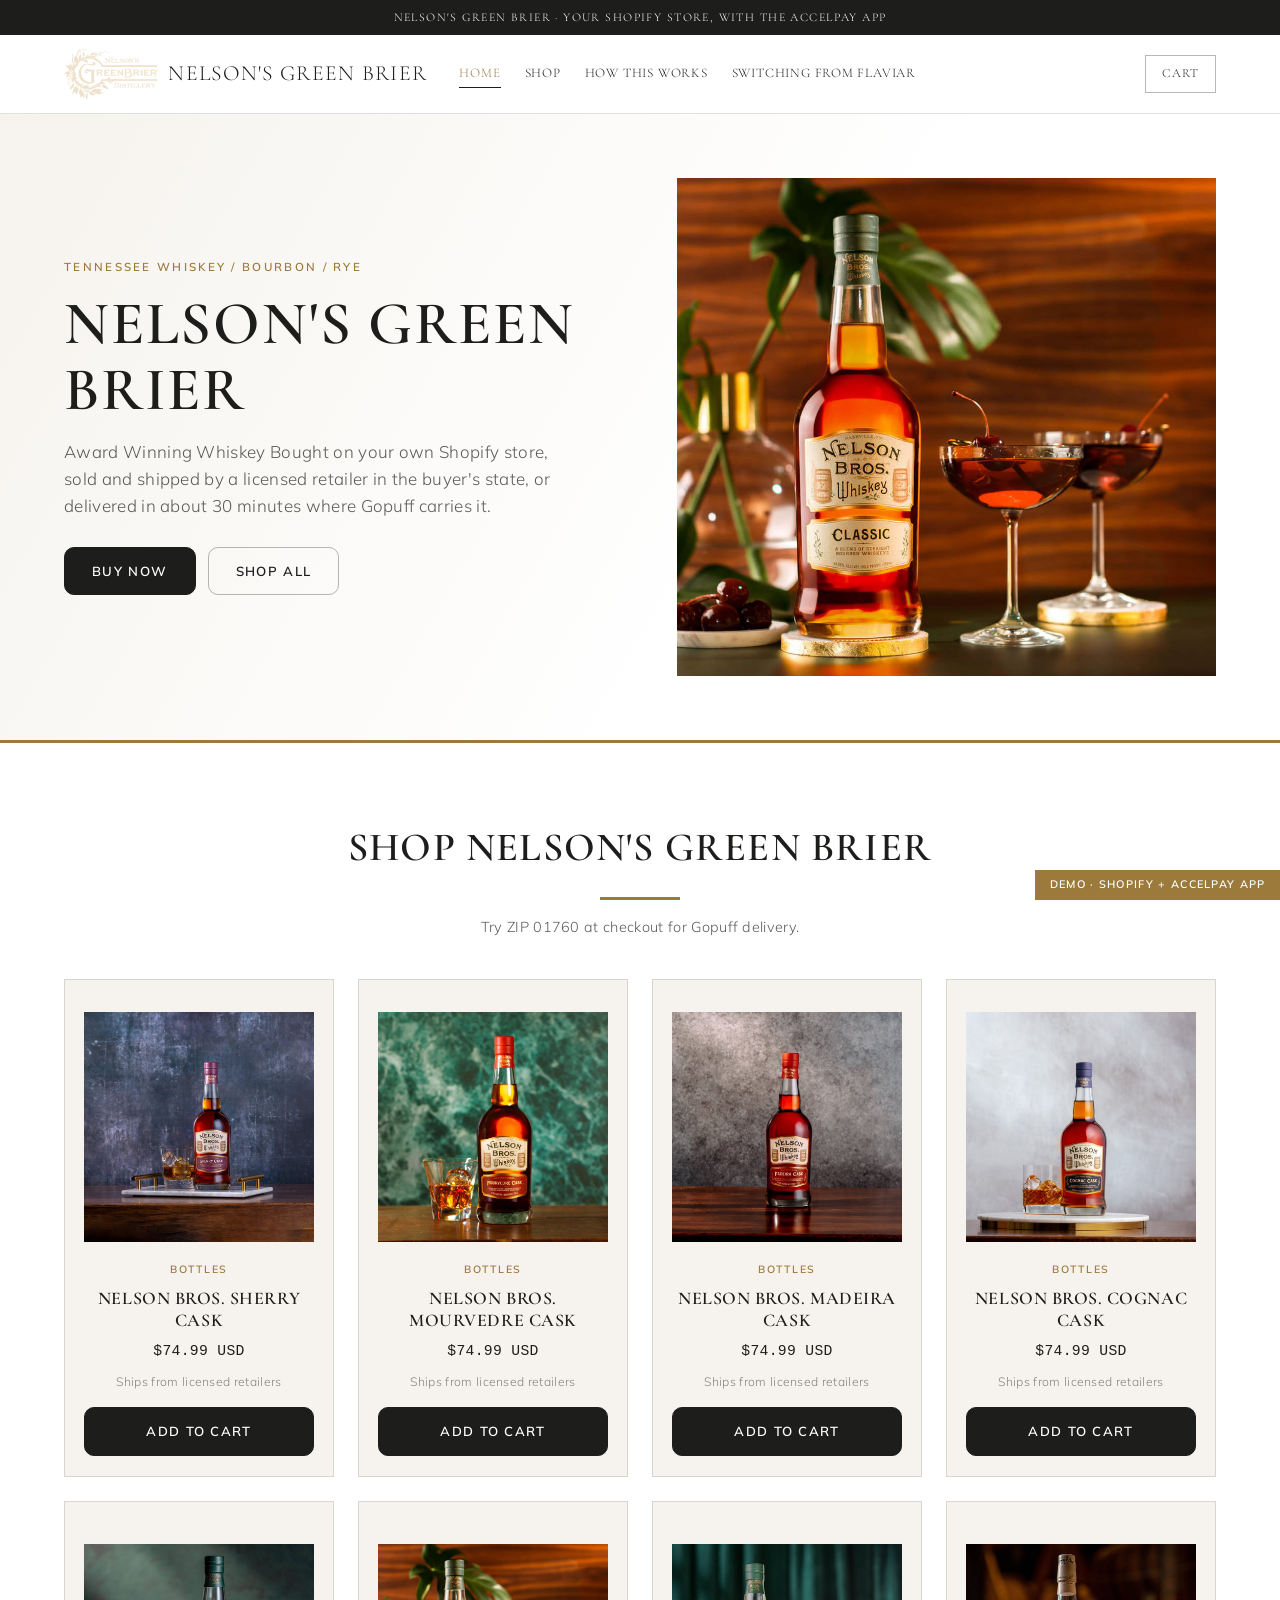
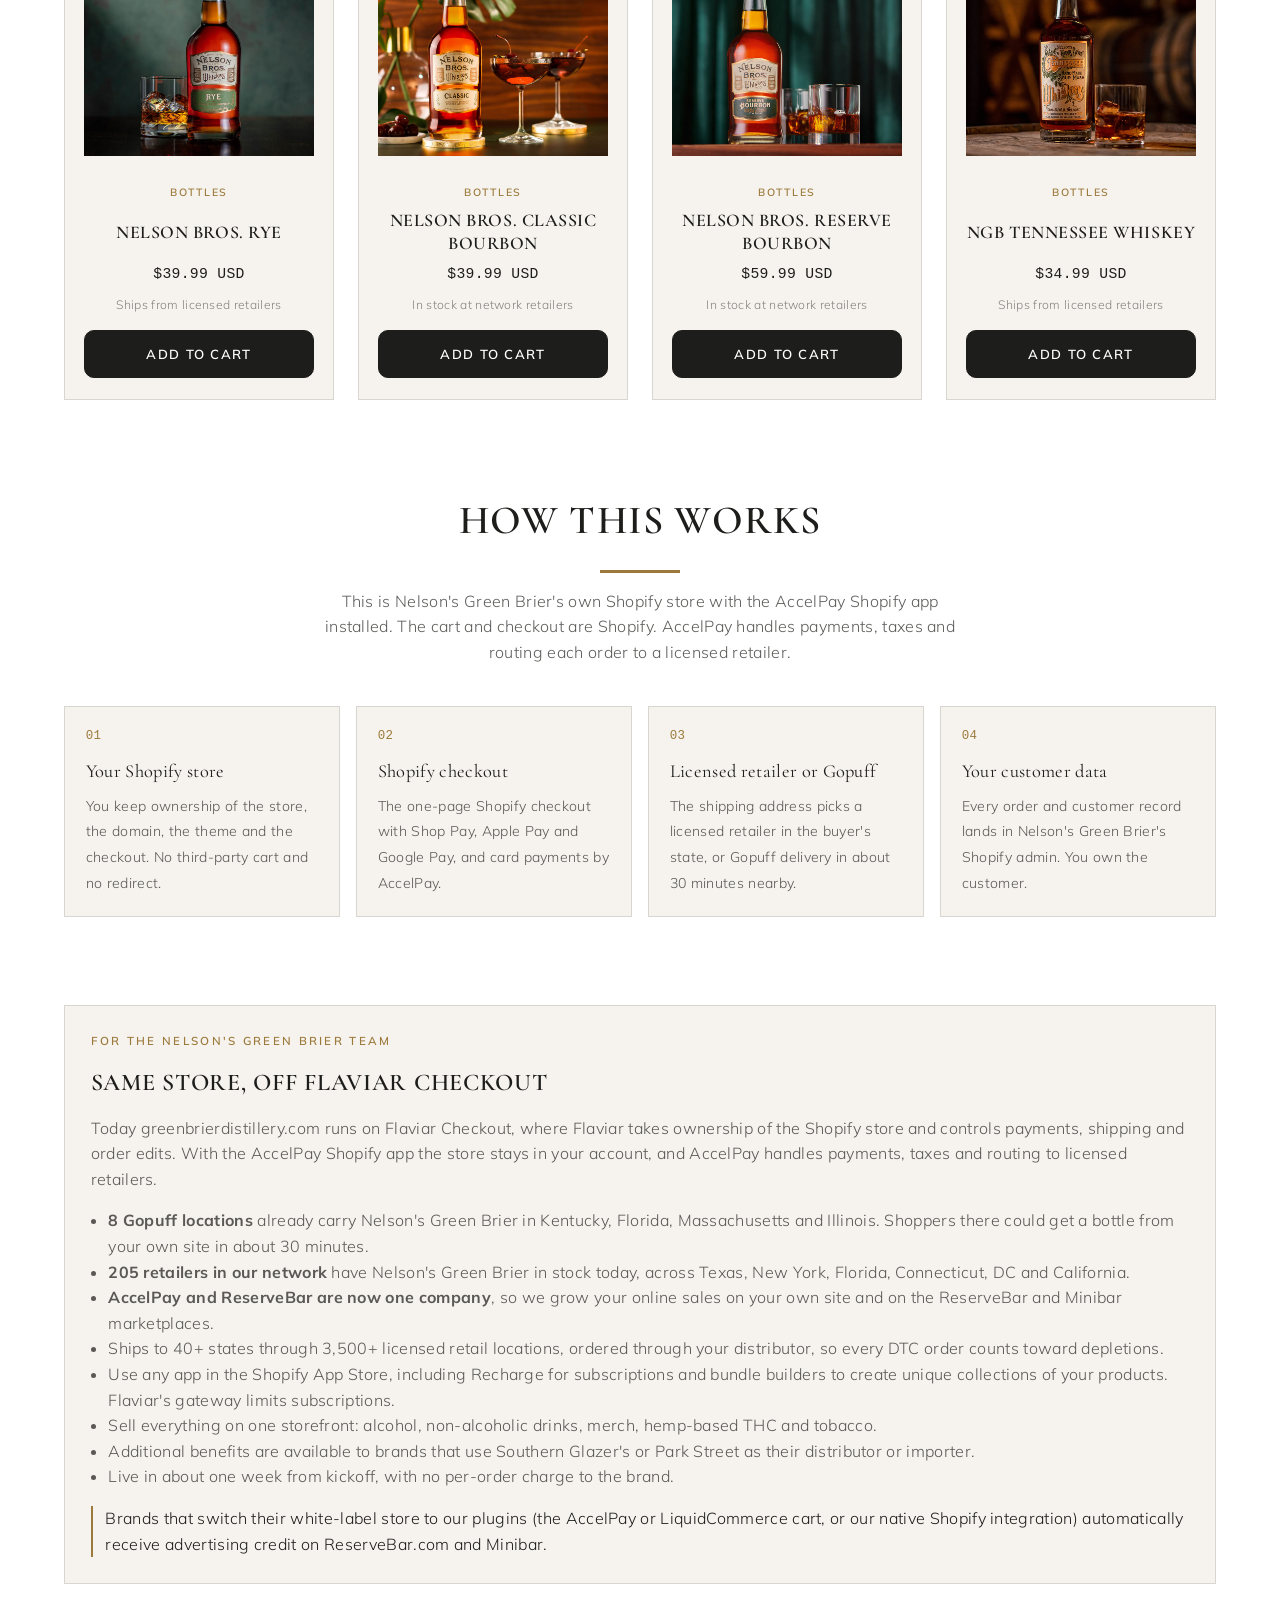
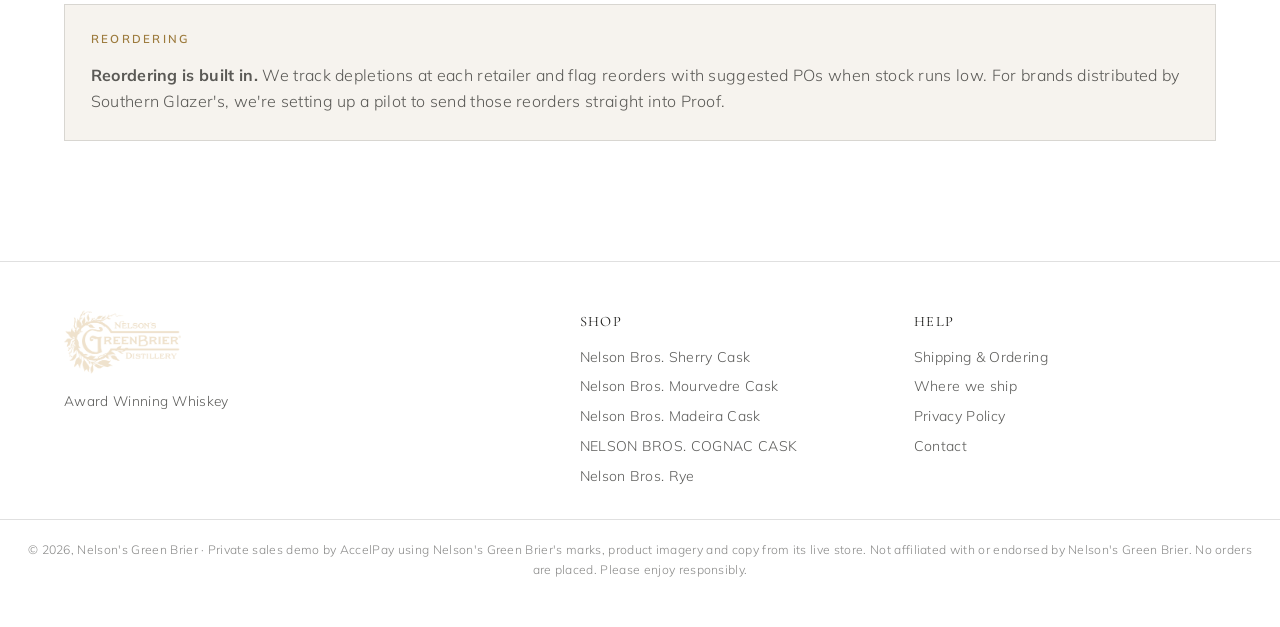
<file: index.html>
<!doctype html>
<html lang="en">
<head>
<meta charset="utf-8">
<meta name="viewport" content="width=device-width,initial-scale=1">
<title>Nelson&#x27;s Green Brier | AccelPay demo</title>
<meta name="robots" content="noindex,nofollow">
<link rel="icon" href="assets/logo.png">
<link rel="preconnect" href="https://fonts.googleapis.com">
<link rel="preconnect" href="https://fonts.gstatic.com" crossorigin>
<link rel="stylesheet" href="https://fonts.googleapis.com/css2?family=Cormorant+Garamond:wght@500;600;700&family=Mulish:wght@300;400;600;700&display=swap">
<link rel="stylesheet" href="styles.css?v=1">
</head>
<body>
<div class="announce">Nelson&#x27;s Green Brier &middot; your Shopify store, with the AccelPay app</div>
<header class="top">
  <div class="hdr">
    <a href="index.html" class="brand-link"><img class="logo" src="assets/logo.png" alt="Nelson&#x27;s Green Brier"><span class="wordmark">Nelson&#x27;s Green Brier</span></a>
    <nav class="main">
      <a href="index.html" aria-current="page">Home</a><a href="index.html#shop">Shop</a><a href="index.html#how">How this works</a><a href="index.html#switch">Switching from Flaviar</a>
    </nav>
    <div class="hdr-actions">
      <button class="burger" id="burger" aria-label="Menu">&#9776;</button>
      <button class="cart-pill" data-cart-toggle aria-label="Open cart">
        <span class="lbl">Cart</span>
        <span class="count" data-cart-count hidden>0</span>
      </button>
    </div>
  </div>
</header>

<section class="hero">
  <div class="hero-inner">
    <div>
      <div class="eyebrow">Tennessee whiskey / bourbon / rye</div>
      <h1>Nelson&#x27;s Green Brier</h1>
      <p>Award Winning Whiskey Bought on your own Shopify store, sold and shipped by a licensed retailer in the buyer's state, or delivered in about 30 minutes where Gopuff carries it.</p>
      <div style="display:flex;gap:.75rem;flex-wrap:wrap"><a class="btn" href="product.html?p=nelson-bros-classic">Buy now</a><a class="btn ghost" href="#shop">Shop all</a></div>
    </div>
    <div class="shot"><img src="assets/p-nelson-bros-classic.jpg" alt="Nelson Bros. Classic Bourbon"></div>
  </div>
</section>

<section class="band" id="shop">
  <div class="section-head">
    <h2>Shop Nelson&#x27;s Green Brier</h2>
    <div class="rule"></div>
    <p style="font-size:.9rem;color:var(--muted)">Try ZIP 01760 at checkout for Gopuff delivery.</p>
  </div>
  <div class="grid" id="collection-grid"></div>
</section>

<section class="band" id="how" style="padding-top:1rem">
  <div class="section-head">
    <h2>How this works</h2>
    <div class="rule"></div>
    <p>This is Nelson&#x27;s Green Brier's own Shopify store with the AccelPay Shopify app installed. The cart and checkout are Shopify. AccelPay handles payments, taxes and routing each order to a licensed retailer.</p>
  </div>
  <div class="how">
    <div class="step"><span class="n">01</span><b>Your Shopify store</b><span>You keep ownership of the store, the domain, the theme and the checkout. No third-party cart and no redirect.</span></div>
    <div class="step"><span class="n">02</span><b>Shopify checkout</b><span>The one-page Shopify checkout with Shop Pay, Apple Pay and Google Pay, and card payments by AccelPay.</span></div>
    <div class="step"><span class="n">03</span><b>Licensed retailer or Gopuff</b><span>The shipping address picks a licensed retailer in the buyer's state, or Gopuff delivery in about 30 minutes nearby.</span></div>
    <div class="step"><span class="n">04</span><b>Your customer data</b><span>Every order and customer record lands in Nelson&#x27;s Green Brier's Shopify admin. You own the customer.</span></div>
  </div>
</section>

<section class="band" id="switch" style="padding-top:1rem">
  <div class="panel">
    <div class="eyebrow">For the Nelson&#x27;s Green Brier team</div>
    <h2>Same store, off Flaviar Checkout</h2>
    <p style="margin:0 0 1rem">Today greenbrierdistillery.com runs on Flaviar Checkout, where Flaviar takes ownership of the Shopify store and controls payments, shipping and order edits. With the AccelPay Shopify app the store stays in your account, and AccelPay handles payments, taxes and routing to licensed retailers.</p>
    <ul style="margin:0 0 1rem;padding-left:1.1rem"><li><b>8 Gopuff locations</b> already carry Nelson&#x27;s Green Brier in Kentucky, Florida, Massachusetts and Illinois. Shoppers there could get a bottle from your own site in about 30 minutes.</li><li><b>205 retailers in our network</b> have Nelson&#x27;s Green Brier in stock today, across Texas, New York, Florida, Connecticut, DC and California.</li><li><b>AccelPay and ReserveBar are now one company</b>, so we grow your online sales on your own site and on the ReserveBar and Minibar marketplaces.</li><li>Ships to 40+ states through 3,500+ licensed retail locations, ordered through your distributor, so every DTC order counts toward depletions.</li><li>Use any app in the Shopify App Store, including Recharge for subscriptions and bundle builders to create unique collections of your products. Flaviar's gateway limits subscriptions.</li><li>Sell everything on one storefront: alcohol, non-alcoholic drinks, merch, hemp-based THC and tobacco.</li><li>Additional benefits are available to brands that use Southern Glazer's or Park Street as their distributor or importer.</li><li>Live in about one week from kickoff, with no per-order charge to the brand.</li></ul>
    <p class="credit">Brands that switch their white-label store to our plugins (the AccelPay or LiquidCommerce cart, or our native Shopify integration) automatically receive advertising credit on ReserveBar.com and Minibar.</p>
  </div>
  <div class="panel">
    <div class="eyebrow">Reordering</div>
    <p style="margin:0" class="reorder"><b>Reordering is built in.</b> We track depletions at each retailer and flag reorders with suggested POs when stock runs low. For brands distributed by Southern Glazer's, we're setting up a pilot to send those reorders straight into Proof.</p>
  </div>
</section>
<footer class="site">
  <div class="ft">
    <div>
      <img src="assets/logo.png" alt="Nelson&#x27;s Green Brier" style="height:64px;width:auto">
      <p style="font-size:.86rem;margin-top:1rem;max-width:24rem;color:var(--muted)">Award Winning Whiskey</p>
    </div>
    <div><h4>Shop</h4><ul><li><a href="product.html?p=nelson-bros-sherry-cask">Nelson Bros. Sherry Cask</a></li><li><a href="product.html?p=nelson-bros-mourvedre-cask">Nelson Bros. Mourvedre Cask</a></li><li><a href="product.html?p=nelson-bros-sherry-madeira">Nelson Bros. Madeira Cask</a></li><li><a href="product.html?p=nelson-bros-cognac-cask">NELSON BROS. COGNAC CASK</a></li><li><a href="product.html?p=nelson-brothers-rye-whiskey">Nelson Bros. Rye</a></li></ul></div>
    <div><h4>Help</h4><ul>
      <li><a href="index.html#how">Shipping &amp; Ordering</a></li>
      <li><a href="index.html#how">Where we ship</a></li>
      <li><a href="#">Privacy Policy</a></li>
      <li><a href="#">Contact</a></li></ul></div>
  </div>
  <div class="legal-row">
    &copy; 2026, Nelson&#x27;s Green Brier &middot; Private sales demo by AccelPay using Nelson&#x27;s Green Brier's marks, product imagery and copy from its live store. Not affiliated with or endorsed by Nelson&#x27;s Green Brier.
    No orders are placed. Please enjoy responsibly.
  </div>
</footer>

<div class="scrim" id="scrim"></div>
<aside class="drawer" id="drawer" aria-label="Your cart">
  <div class="dh"><h2>Your cart</h2><button class="x" id="drawer-close" aria-label="Close">&times;</button></div>
  <div class="cols"><span>Product</span><span>Total</span></div>
  <div class="items" id="drawer-items"></div>
  <div class="df" id="drawer-foot"></div>
</aside>
<div class="ribbon">Demo &middot; Shopify + AccelPay app</div>
<script src="data.js?v=1"></script>
<script src="app.js?v=1"></script>
</body>
</html>
</file>
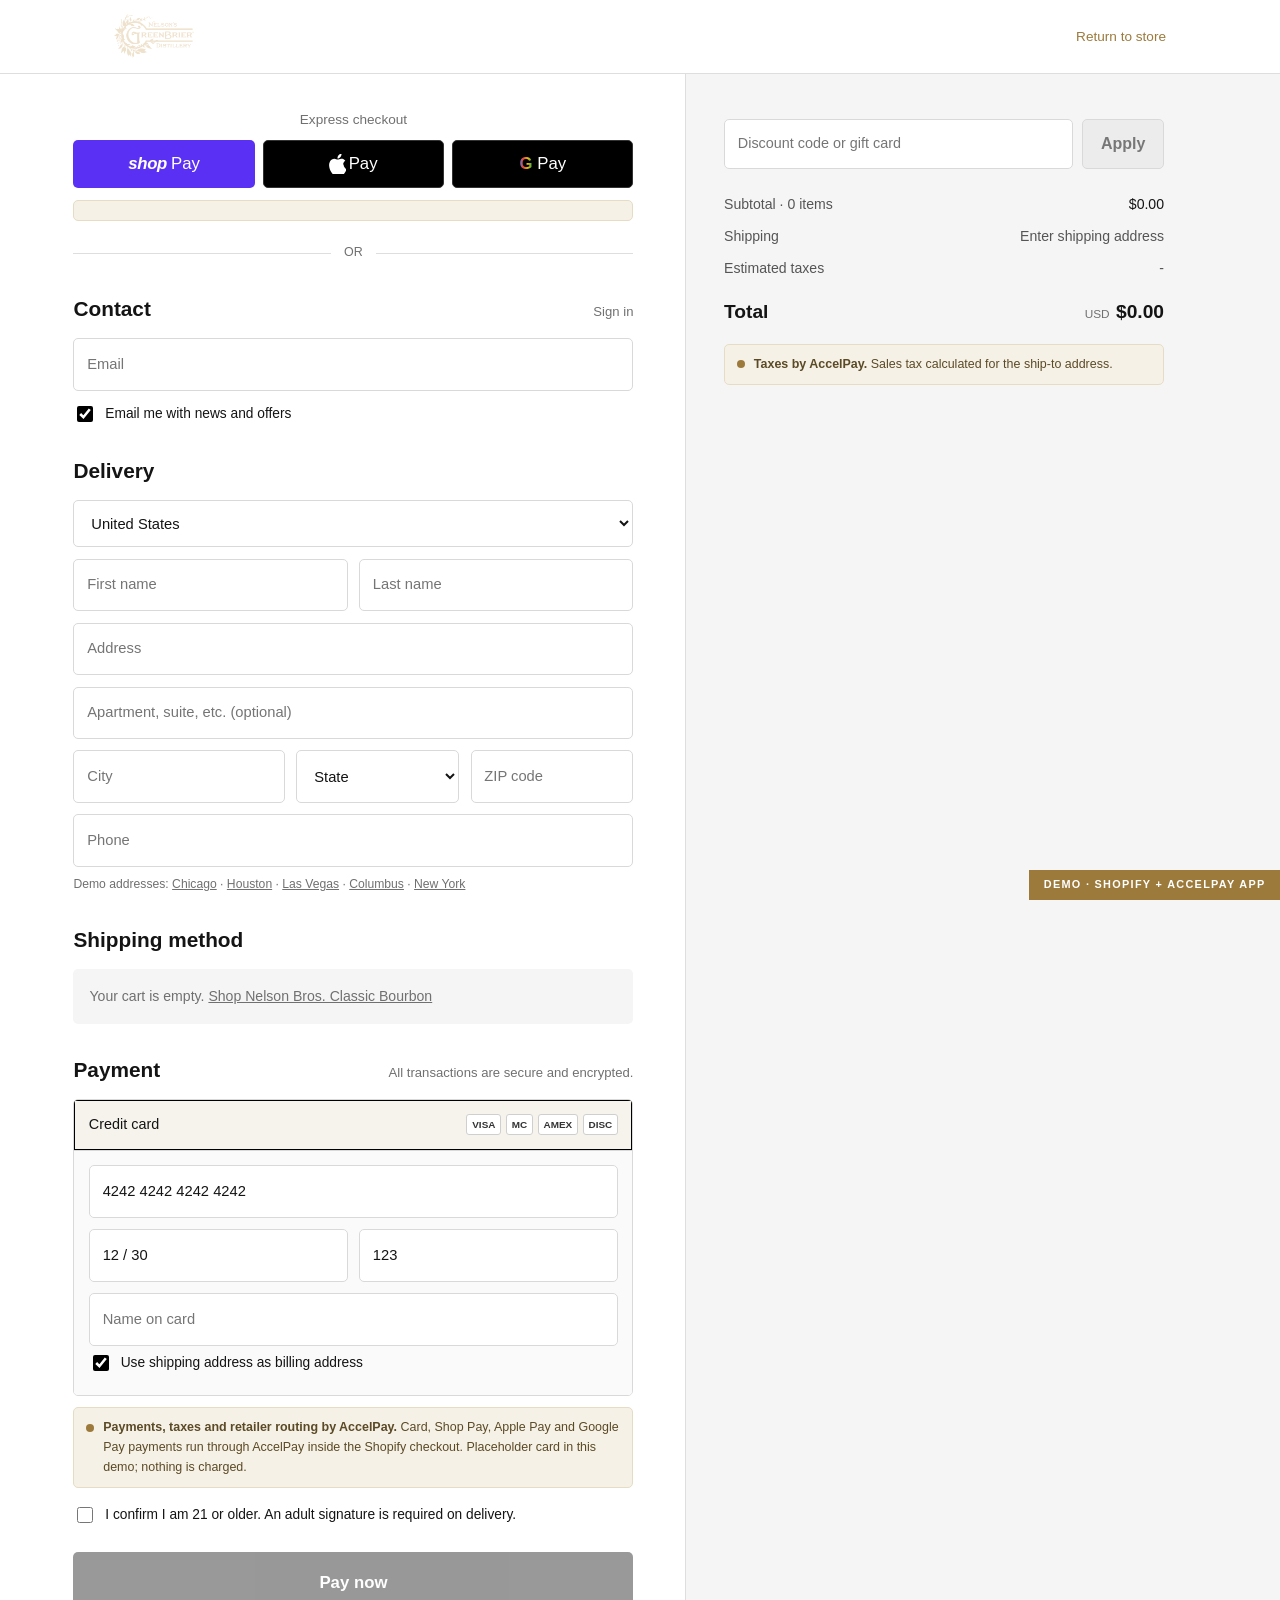
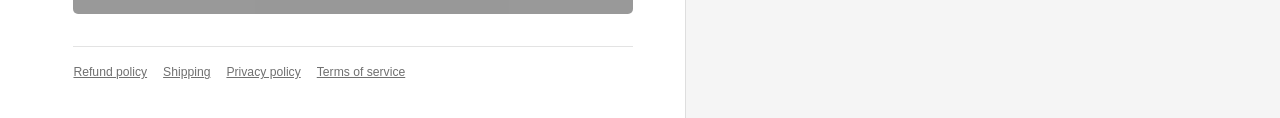
<file: checkout.html>
<!doctype html>
<html lang="en">
<head>
<meta charset="utf-8">
<meta name="viewport" content="width=device-width,initial-scale=1">
<title>Checkout | Nelson&#x27;s Green Brier</title>
<meta name="robots" content="noindex,nofollow">
<link rel="icon" href="assets/logo.png">
<link rel="preconnect" href="https://fonts.googleapis.com">
<link rel="preconnect" href="https://fonts.gstatic.com" crossorigin>
<link rel="stylesheet" href="https://fonts.googleapis.com/css2?family=Cormorant+Garamond:wght@500;600;700&family=Mulish:wght@300;400;600;700&display=swap">
<link rel="stylesheet" href="styles.css?v=1">
</head>
<body class="co">
<div class="co-head"><div class="in">
  <a href="index.html"><img src="assets/logo.png" alt="Nelson&#x27;s Green Brier"></a>
  <a class="bag" href="product.html">Return to store</a>
</div></div>

<div id="confirmed" hidden>
  <div class="thanks">
    <h1>Thank you!</h1>
    <p>This is a demo, so nothing was charged and no order was sent.</p>
    <p class="num" id="order-num"></p>
    <p id="order-by"></p>
    <p id="order-total"></p>
    <p style="font-size:.85rem">On the live store, this order and the customer record appear in Nelson&#x27;s Green Brier's Shopify admin.</p>
    <a class="pay-btn" href="index.html" style="display:inline-block;width:auto;padding:.9rem 1.6rem;text-decoration:none">Continue shopping</a>
  </div>
</div>

<div id="checkout-view" class="checkout">
  <div class="co-left"><div class="inner">
    <form id="co-form" autocomplete="off">
      <div class="xp-title">Express checkout</div>
      <div id="xpay-top"></div>
      <div id="xpay-note" class="callout" hidden></div>
      <div class="or"><span>OR</span></div>
      <div class="co-h">Contact <small>Sign in</small></div>
      <input class="co-field" type="email" name="email" placeholder="Email" required>
      <label class="co-chk"><input type="checkbox" checked> Email me with news and offers</label>

      <div class="co-h">Delivery</div>
      <select class="co-field" aria-label="Country/Region"><option>United States</option></select>
      <div class="co-row">
        <input class="co-field" name="first" placeholder="First name" required>
        <input class="co-field" name="last" placeholder="Last name" required>
      </div>
      <input class="co-field" name="address1" placeholder="Address" required>
      <input class="co-field" name="address2" placeholder="Apartment, suite, etc. (optional)">
      <div class="co-row3">
        <input class="co-field" name="city" placeholder="City" required>
        <select class="co-field" id="state" aria-label="State" required><option value="">State</option><option value="AL">Alabama</option><option value="AK">Alaska</option><option value="AZ">Arizona</option><option value="AR">Arkansas</option><option value="CA">California</option><option value="CO">Colorado</option><option value="CT">Connecticut</option><option value="DE">Delaware</option><option value="DC">District of Columbia</option><option value="FL">Florida</option><option value="GA">Georgia</option><option value="HI">Hawaii</option><option value="ID">Idaho</option><option value="IL">Illinois</option><option value="IN">Indiana</option><option value="IA">Iowa</option><option value="KS">Kansas</option><option value="KY">Kentucky</option><option value="LA">Louisiana</option><option value="ME">Maine</option><option value="MD">Maryland</option><option value="MA">Massachusetts</option><option value="MI">Michigan</option><option value="MN">Minnesota</option><option value="MS">Mississippi</option><option value="MO">Missouri</option><option value="MT">Montana</option><option value="NE">Nebraska</option><option value="NV">Nevada</option><option value="NH">New Hampshire</option><option value="NJ">New Jersey</option><option value="NM">New Mexico</option><option value="NY">New York</option><option value="NC">North Carolina</option><option value="ND">North Dakota</option><option value="OH">Ohio</option><option value="OK">Oklahoma</option><option value="OR">Oregon</option><option value="PA">Pennsylvania</option><option value="RI">Rhode Island</option><option value="SC">South Carolina</option><option value="SD">South Dakota</option><option value="TN">Tennessee</option><option value="TX">Texas</option><option value="UT">Utah</option><option value="VT">Vermont</option><option value="VA">Virginia</option><option value="WA">Washington</option><option value="WV">West Virginia</option><option value="WI">Wisconsin</option><option value="WY">Wyoming</option></select>
        <input class="co-field" id="zip" name="zip" placeholder="ZIP code" inputmode="numeric" maxlength="5" required>
      </div>
      <input class="co-field" name="phone" placeholder="Phone" type="tel">
      <div style="font-size:.76rem;color:#707070;margin:-.2rem 0 .3rem">Demo addresses:
        <a href="#" data-fill="233 S Wacker Dr|Chicago|60606" onclick="return false">Chicago</a> &middot;
        <a href="#" data-fill="1001 Westheimer Rd|Houston|77006" onclick="return false">Houston</a> &middot;
        <a href="#" data-fill="3570 Las Vegas Blvd S|Las Vegas|89109" onclick="return false">Las Vegas</a> &middot;
        <a href="#" data-fill="411 Woody Hayes Dr|Columbus|43210" onclick="return false">Columbus</a> &middot;
        <a href="#" data-fill="350 E 13th St|New York|10009" onclick="return false">New York</a>
      </div>

      <div class="co-h">Shipping method</div>
      <div id="rates"></div>

      <div class="co-h">Payment <small>All transactions are secure and encrypted.</small></div>
      <div class="pay-box">
        <div class="ph"><span>Credit card</span><span class="cards"><span>VISA</span><span>MC</span><span>AMEX</span><span>DISC</span></span></div>
        <div class="pb">
          <input class="co-field" placeholder="Card number" value="4242 4242 4242 4242" aria-label="Card number">
          <div class="co-row">
            <input class="co-field" placeholder="Expiration date (MM / YY)" value="12 / 30" aria-label="Expiration">
            <input class="co-field" placeholder="Security code" value="123" aria-label="Security code">
          </div>
          <input class="co-field" placeholder="Name on card" aria-label="Name on card" style="margin-bottom:.3rem">
          <label class="co-chk"><input type="checkbox" checked> Use shipping address as billing address</label>
        </div>
      </div>
      <div class="callout"><span class="dot"></span><span><b>Payments, taxes and retailer routing by AccelPay.</b> Card, Shop Pay, Apple Pay and Google Pay payments run through AccelPay inside the Shopify checkout. Placeholder card in this demo; nothing is charged.</span></div>
      <label class="co-chk" style="margin-top:1rem"><input type="checkbox" required> I confirm I am 21 or older. An adult signature is required on delivery.</label>
      <button class="pay-btn" id="pay" type="submit" disabled>Pay now</button>
      <div class="co-links"><a href="#">Refund policy</a><a href="#">Shipping</a><a href="#">Privacy policy</a><a href="#">Terms of service</a></div>
    </form>
  </div></div>
  <div class="co-right"><div class="inner" id="os"></div></div>
</div>
<div class="ribbon">Demo &middot; Shopify + AccelPay app</div>
<script src="data.js?v=1"></script>
<script src="app.js?v=1"></script>
</body>
</html>
</file>
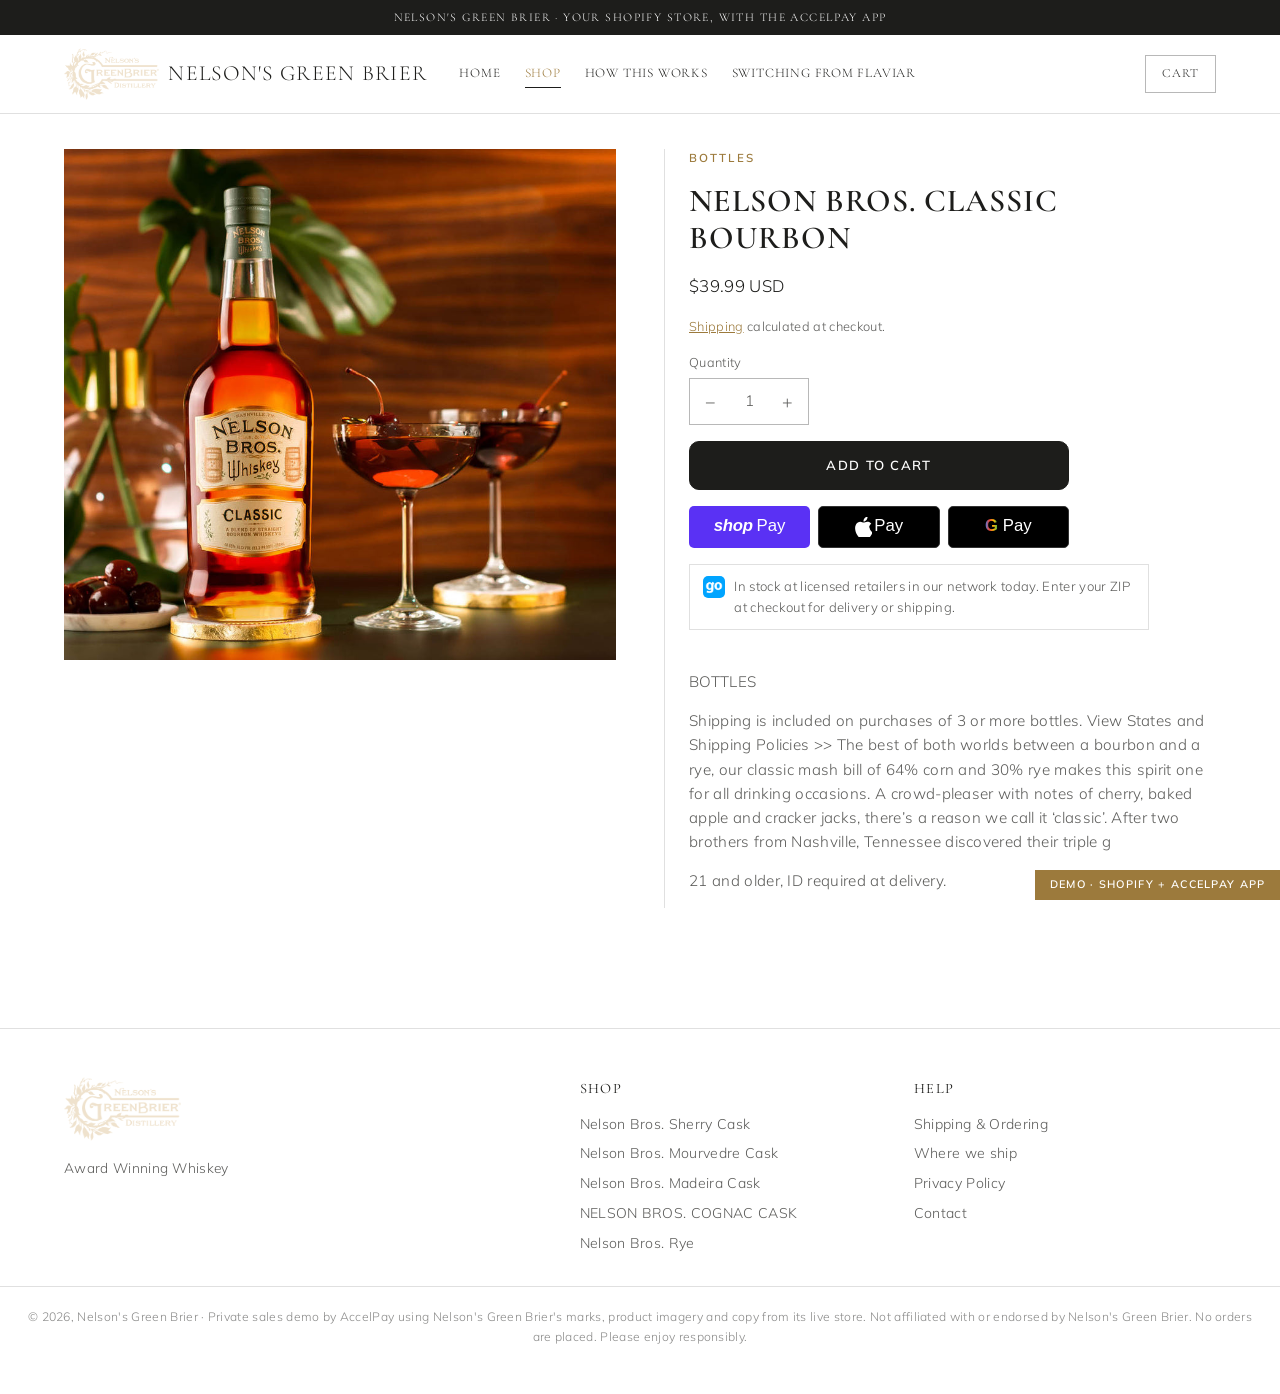
<file: product.html>
<!doctype html>
<html lang="en">
<head>
<meta charset="utf-8">
<meta name="viewport" content="width=device-width,initial-scale=1">
<title>Nelson&#x27;s Green Brier | AccelPay demo</title>
<meta name="robots" content="noindex,nofollow">
<link rel="icon" href="assets/logo.png">
<link rel="preconnect" href="https://fonts.googleapis.com">
<link rel="preconnect" href="https://fonts.gstatic.com" crossorigin>
<link rel="stylesheet" href="https://fonts.googleapis.com/css2?family=Cormorant+Garamond:wght@500;600;700&family=Mulish:wght@300;400;600;700&display=swap">
<link rel="stylesheet" href="styles.css?v=1">
</head>
<body>
<div class="announce">Nelson&#x27;s Green Brier &middot; your Shopify store, with the AccelPay app</div>
<header class="top">
  <div class="hdr">
    <a href="index.html" class="brand-link"><img class="logo" src="assets/logo.png" alt="Nelson&#x27;s Green Brier"><span class="wordmark">Nelson&#x27;s Green Brier</span></a>
    <nav class="main">
      <a href="index.html">Home</a><a href="index.html#shop" aria-current="page">Shop</a><a href="index.html#how">How this works</a><a href="index.html#switch">Switching from Flaviar</a>
    </nav>
    <div class="hdr-actions">
      <button class="burger" id="burger" aria-label="Menu">&#9776;</button>
      <button class="cart-pill" data-cart-toggle aria-label="Open cart">
        <span class="lbl">Cart</span>
        <span class="count" data-cart-count hidden>0</span>
      </button>
    </div>
  </div>
</header>

<main class="band" style="padding-top:2.2rem">
  <div class="pdp" id="pdp" data-handle="nelson-bros-classic"></div>
</main>
<script>
(function () { var p = new URLSearchParams(location.search).get('p'); if (p) document.getElementById('pdp').setAttribute('data-handle', p); })();
</script>
<footer class="site">
  <div class="ft">
    <div>
      <img src="assets/logo.png" alt="Nelson&#x27;s Green Brier" style="height:64px;width:auto">
      <p style="font-size:.86rem;margin-top:1rem;max-width:24rem;color:var(--muted)">Award Winning Whiskey</p>
    </div>
    <div><h4>Shop</h4><ul><li><a href="product.html?p=nelson-bros-sherry-cask">Nelson Bros. Sherry Cask</a></li><li><a href="product.html?p=nelson-bros-mourvedre-cask">Nelson Bros. Mourvedre Cask</a></li><li><a href="product.html?p=nelson-bros-sherry-madeira">Nelson Bros. Madeira Cask</a></li><li><a href="product.html?p=nelson-bros-cognac-cask">NELSON BROS. COGNAC CASK</a></li><li><a href="product.html?p=nelson-brothers-rye-whiskey">Nelson Bros. Rye</a></li></ul></div>
    <div><h4>Help</h4><ul>
      <li><a href="index.html#how">Shipping &amp; Ordering</a></li>
      <li><a href="index.html#how">Where we ship</a></li>
      <li><a href="#">Privacy Policy</a></li>
      <li><a href="#">Contact</a></li></ul></div>
  </div>
  <div class="legal-row">
    &copy; 2026, Nelson&#x27;s Green Brier &middot; Private sales demo by AccelPay using Nelson&#x27;s Green Brier's marks, product imagery and copy from its live store. Not affiliated with or endorsed by Nelson&#x27;s Green Brier.
    No orders are placed. Please enjoy responsibly.
  </div>
</footer>

<div class="scrim" id="scrim"></div>
<aside class="drawer" id="drawer" aria-label="Your cart">
  <div class="dh"><h2>Your cart</h2><button class="x" id="drawer-close" aria-label="Close">&times;</button></div>
  <div class="cols"><span>Product</span><span>Total</span></div>
  <div class="items" id="drawer-items"></div>
  <div class="df" id="drawer-foot"></div>
</aside>
<div class="ribbon">Demo &middot; Shopify + AccelPay app</div>
<script src="data.js?v=1"></script>
<script src="app.js?v=1"></script>
</body>
</html>
</file>
<file: styles.css>
/* Nelson's Green Brier x AccelPay demo. Base: woodsonwhiskey-accelpay-demo. */

:root {
  --black: #ffffff; --panel: #f6f3ee; --panel-2: #ece7df; --ink: #1d1d1b;
  --muted: rgba(29,29,27,.72); --muted-2: rgba(29,29,27,.52); --line: rgba(0,0,0,.12); --line-2: rgba(0,0,0,.28);
  --gold: #1d1d1b; --gold-hi: #9c7a3c; --gold-soft: rgba(0,0,0,.05); --green: #2f6b4f; --red: #c00000;
  --head: #1d1d1b; --btn-ink: #ffffff; --img-bg: #f6f3ee; --drawer-bg: #ffffff; --ann-bg: #1d1d1b; --ann-ink: #ffffff; --co-head-bg: #ffffff;
  --serif: "Cormorant Garamond", Georgia, serif; --sans: "Mulish", -apple-system, BlinkMacSystemFont, "Helvetica Neue", Arial, sans-serif;
  --mono: ui-monospace, SFMono-Regular, Menlo, monospace; --maxw: 1200px; --btn-radius: 10px;
  --cart-glyph: url("data:image/svg+xml;utf8,<svg xmlns='http://www.w3.org/2000/svg' viewBox='0 0 24 24' fill='none' stroke='black' stroke-width='2' stroke-linecap='round' stroke-linejoin='round'><path d='M6 2 3 6v14a2 2 0 0 0 2 2h14a2 2 0 0 0 2-2V6l-3-4z'/><path d='M3 6h18'/><path d='M16 10a4 4 0 0 1-8 0'/></svg>");
}

* { box-sizing: border-box; }
html { scroll-behavior: smooth; }
body {
  margin: 0; background: var(--black); color: var(--ink);
  font-family: var(--sans); font-weight: 300; font-size: 16px; line-height: 1.6;
  letter-spacing: .02em; -webkit-font-smoothing: antialiased;
}
img { max-width: 100%; display: block; }
a { color: inherit; }
button { font: inherit; cursor: pointer; color: inherit; }
:focus-visible { outline: 2px solid var(--gold); outline-offset: 2px; }

/* ---------------------------------------------------------------- header */
.announce {
  background: var(--ann-bg); color: var(--ann-ink); text-align: center;
  font-family: var(--serif); font-size: .74rem; letter-spacing: .12em;
  text-transform: uppercase; padding: .5rem 1rem;
}
header.top { position: sticky; top: 0; z-index: 60; background: var(--black); border-bottom: 1px solid var(--line); }
.hdr { max-width: var(--maxw); margin: 0 auto; padding: .8rem 1.5rem; display: flex; align-items: center; gap: 2rem; }
.hdr img.logo { height: 62px; width: auto; }
nav.main { display: flex; gap: 1.5rem; flex-wrap: wrap; }
nav.main a {
  font-family: var(--serif); font-size: .82rem; letter-spacing: .06em; text-transform: uppercase;
  text-decoration: none; color: var(--head); padding: .2rem 0; border-bottom: 1px solid transparent;
}
nav.main a:hover, nav.main a[aria-current] { color: var(--gold-hi); border-bottom-color: var(--gold); }
.hdr-actions { margin-left: auto; display: flex; align-items: center; gap: .75rem; }
.cart-pill {
  display: inline-flex; align-items: center; gap: .5rem; background: transparent;
  border: 1px solid var(--line-2); color: var(--head); padding: .5rem 1rem;
  font-family: var(--serif); font-size: .78rem; letter-spacing: .08em; text-transform: uppercase;
}
.cart-pill:hover { border-color: var(--gold); color: var(--gold-hi); }
.cart-pill .count {
  background: var(--gold); color: var(--btn-ink); min-width: 1.35rem; height: 1.35rem; border-radius: 999px;
  display: inline-grid; place-items: center; font-family: var(--mono); font-size: .7rem; padding: 0 .3rem;
}
.cart-pill .count[hidden] { display: none; }
.burger { display: none; background: none; border: none; font-size: 1.5rem; line-height: 1; color: var(--head); }

/* ---------------------------------------------------------------- type + buttons */
.eyebrow { font-family: var(--sans); font-size: .72rem; font-weight: 600; letter-spacing: .2em; text-transform: uppercase; color: var(--gold-hi); margin-bottom: .9rem; }
h1, h2, h3 { font-family: var(--serif); font-weight: 400; letter-spacing: .03em; }
.rule { width: 190px; height: 2px; margin: 1.1rem auto 0; background: linear-gradient(90deg, transparent, var(--gold), transparent); }

.btn {
  display: inline-flex; align-items: center; justify-content: center; gap: .5rem;
  background: var(--gold); color: var(--btn-ink); border: 1px solid var(--gold); border-radius: var(--btn-radius, 0);
  padding: .8rem 1.7rem; font-family: var(--sans); font-weight: 600; font-size: .82rem;
  letter-spacing: .1em; text-transform: uppercase; text-decoration: none;
}
.btn:hover { background: var(--gold-hi); border-color: var(--gold-hi); }
.btn.ghost { background: transparent; color: var(--head); border-color: var(--line-2); }
.btn.ghost:hover { border-color: var(--gold); color: var(--gold-hi); }
.btn:disabled { opacity: .4; cursor: not-allowed; }
.btn.block { width: 100%; }

/* ---------------------------------------------------------------- hero */
.hero { position: relative; overflow: hidden; border-bottom: 1px solid var(--line); }
.hero-inner { max-width: var(--maxw); margin: 0 auto; padding: 4rem 1.5rem; display: grid; grid-template-columns: 1.05fr 1fr; gap: 3rem; align-items: center; }
.hero h1 { font-size: clamp(2.3rem, 5.4vw, 3.8rem); line-height: 1.08; margin: 0 0 1rem; text-transform: uppercase; }
.hero p { color: var(--muted); font-size: 1.06rem; margin: 0 0 1.7rem; max-width: 32rem; }
.hero .shot img { width: 100%; max-height: 560px; object-fit: contain; }

/* ---------------------------------------------------------------- sections */
.band { max-width: var(--maxw); margin: 0 auto; padding: 4.5rem 1.5rem; }
.section-head { text-align: center; margin-bottom: 2.5rem; }
.section-head h2 { font-size: clamp(1.8rem, 4vw, 2.5rem); margin: 0; text-transform: uppercase; }
.section-head p { color: var(--muted); margin: 1rem auto 0; max-width: 40rem; }

.grid { display: grid; grid-template-columns: repeat(auto-fill, minmax(240px, 1fr)); gap: 1.5rem; }
.card {
  background: var(--panel); border: 1px solid var(--line); padding: 1.4rem 1.2rem 1.3rem;
  display: flex; flex-direction: column; gap: .55rem; text-align: center; text-decoration: none; color: inherit;
}
.card:hover { border-color: var(--gold); }
.card .shot { height: 250px; display: grid; place-items: center; overflow: hidden; }
.card .shot img { max-height: 250px; width: auto; object-fit: contain; }
.card h3 { font-size: 1.12rem; margin: 0; line-height: 1.25; text-transform: uppercase; min-height: 2.8rem; display: grid; place-items: center; }
.card .tag { font-size: .66rem; font-weight: 600; letter-spacing: .16em; text-transform: uppercase; color: var(--gold-hi); }
.card .price { font-family: var(--mono); font-size: .92rem; margin-top: auto; }
.card .avail { font-size: .76rem; color: var(--muted-2); }

.split { display: grid; grid-template-columns: 1fr 1fr; gap: 3rem; align-items: center; }
.split img { width: 100%; }
.split p { color: var(--muted); }

/* how it works */
.how { display: grid; grid-template-columns: repeat(4, 1fr); gap: 1rem; }
.how .step { border: 1px solid var(--line); padding: 1.3rem; background: var(--panel); }
.how .step b { display: block; font-family: var(--serif); font-weight: 400; font-size: 1.15rem; margin-bottom: .4rem; color: var(--head); }
.how .step span { font-size: .88rem; color: var(--muted); }
.how .step .n { font-family: var(--mono); color: var(--gold-hi); font-size: .78rem; display: block; margin-bottom: .6rem; }

.rb-note {
  display: flex; align-items: center; gap: .75rem; border: 1px solid var(--line); background: var(--panel);
  padding: .7rem .9rem; font-size: .84rem; color: var(--muted);
}
.rb-note b { color: var(--head); font-weight: 600; }
.rb-note a { color: var(--gold-hi); }
.rb-mark { font-family: var(--serif); font-size: .72rem; letter-spacing: .14em; text-transform: uppercase; border: 1px solid var(--gold); color: var(--gold-hi); padding: .2rem .45rem; white-space: nowrap; }

/* ---------------------------------------------------------------- product page (Shopify theme) */
.pdp { display: grid; grid-template-columns: minmax(0,1fr) minmax(0,1fr); gap: 3rem; align-items: start; }
.pdp .gallery { display: flex; flex-direction: column; gap: .8rem; min-width: 0; }
.pdp .gallery .main { background: var(--img-bg); display: grid; place-items: center; min-height: 420px; }
.pdp .gallery .main img { max-height: 560px; width: auto; object-fit: contain; }
.pdp .thumbs { display: flex; gap: .5rem; }
.pdp .thumbs button { width: 64px; height: 64px; border: 1px solid var(--line); background: var(--img-bg); padding: 3px; display: grid; place-items: center; }
.pdp .thumbs button[aria-selected="true"] { border-color: var(--gold); }
.pdp .thumbs img { max-height: 100%; width: auto; }
.pdp .info { display: flex; flex-direction: column; gap: 1rem; min-width: 0; padding-left: 1.5rem; border-left: 1px solid var(--line); }
.pdp h1 { font-size: 2rem; margin: 0; text-transform: uppercase; line-height: 1.15; }
.pdp .price { font-size: 1.05rem; }
.pdp .small { font-size: .8rem; color: var(--muted); }
.pdp .small a { color: var(--gold-hi); }
.pdp .qty-wrap { display: flex; flex-direction: column; gap: .35rem; font-size: .8rem; color: var(--muted); }
.pdp .desc p { color: var(--muted); margin: 0 0 .9rem; font-size: .95rem; }
.pdp .desc b { color: var(--head); font-weight: 600; }
.qty { display: inline-flex; align-items: center; border: 1px solid var(--line-2); width: max-content; }
.qty button { background: none; border: none; width: 2.6rem; min-height: 2.8rem; font-size: 1.1rem; }
.qty span, .qty input { font-family: var(--sans); min-width: 2.2rem; text-align: center; font-size: .95rem; }
.atc { max-width: 380px; }
.fulfil-line { display: flex; gap: .6rem; align-items: flex-start; font-size: .82rem; color: var(--muted); border: 1px solid var(--line); padding: .7rem .8rem; max-width: 460px; }
.fulfil-line img { width: 22px; height: 22px; border-radius: 5px; flex: none; }
.notice { font-size: .85rem; color: var(--muted); border-left: 2px solid var(--gold); padding: .2rem 0 .2rem .75rem; }

/* ---------------------------------------------------------------- Shopify cart drawer (Dawn-style) */
.scrim { position: fixed; inset: 0; background: rgba(0,0,0,.6); opacity: 0; pointer-events: none; transition: opacity .25s; z-index: 90; }
.scrim.on { opacity: 1; pointer-events: auto; }
.drawer { position: fixed; top: 0; right: 0; height: 100%; width: min(420px, 100%); background: var(--drawer-bg); border-left: 1px solid var(--line); z-index: 100; display: flex; flex-direction: column; transform: translateX(100%); transition: transform .28s ease; }
.drawer.on { transform: none; }
.drawer .dh { display: flex; align-items: center; justify-content: space-between; padding: 1.4rem 1.5rem 1rem; }
.drawer .dh h2 { font-size: 1.5rem; margin: 0; }
.drawer .x { background: none; border: none; font-size: 1.7rem; line-height: 1; color: var(--muted); }
.drawer .cols { display: flex; justify-content: space-between; font-size: .66rem; letter-spacing: .12em; text-transform: uppercase; color: var(--muted-2); padding: 0 1.5rem .6rem; border-bottom: 1px solid var(--line); }
.drawer .items { flex: 1; overflow-y: auto; padding: 0 1.5rem; }
.cline { display: grid; grid-template-columns: 76px minmax(0,1fr) auto; gap: 1rem; padding: 1.2rem 0; border-bottom: 1px solid var(--line); }
.cline .im { background: var(--img-bg); display: grid; place-items: center; height: 92px; }
.cline .im img { max-height: 88px; width: auto; }
.cline .nm { font-size: .92rem; line-height: 1.3; }
.cline .pr { font-size: .84rem; color: var(--muted); margin: .2rem 0 .6rem; }
.cline .qrow { display: flex; align-items: center; gap: .6rem; }
.cline .qty button { min-height: 2.2rem; width: 2.2rem; }
.cline .rm { background: none; border: none; color: var(--muted); font-size: 1rem; padding: 0; }
.cline .tot { font-size: .9rem; }
.empty { text-align: center; color: var(--muted); padding: 3rem 1rem; }
.drawer .df { border-top: 1px solid var(--line); padding: 1.2rem 1.5rem 1.5rem; display: flex; flex-direction: column; gap: .7rem; }
.drawer .df .est { display: flex; justify-content: space-between; font-size: 1rem; }
.drawer .df .small { font-size: .78rem; color: var(--muted); }

/* ---------------------------------------------------------------- Shopify one-page checkout */
body.co { background: #fff; color: #141414; font-family: -apple-system, BlinkMacSystemFont, "Segoe UI", Roboto, "Helvetica Neue", Arial, sans-serif; font-weight: 400; letter-spacing: 0; }
.co-head { border-bottom: 1px solid #dedede; background: var(--co-head-bg); }
.co-head .in { max-width: 1100px; margin: 0 auto; padding: .9rem 1.5rem; display: flex; align-items: center; justify-content: space-between; }
.co-head img { height: 54px; width: auto; }
.co-head a.bag { color: var(--gold-hi); font-size: .85rem; text-decoration: none; }
.checkout { display: grid; grid-template-columns: minmax(0,1.15fr) minmax(0,1fr); min-height: calc(100vh - 80px); }
.co-left { padding: 2.2rem clamp(1rem, 4vw, 3.5rem); min-width: 0; }
.co-left .inner { max-width: 560px; margin-left: auto; }
.co-right { background: #f5f5f5; border-left: 1px solid #dedede; padding: 2.2rem clamp(1rem, 3vw, 3rem); min-width: 0; }
.co-right .inner { max-width: 440px; position: sticky; top: 1.5rem; }
.co-h { font-size: 1.3rem; font-weight: 600; margin: 1.8rem 0 .8rem; display: flex; align-items: baseline; justify-content: space-between; gap: 1rem; }
.co-h:first-child { margin-top: 0; }
.co-h small { font-size: .82rem; font-weight: 400; color: #707070; }
.co-field { width: 100%; border: 1px solid #d9d9d9; border-radius: 5px; padding: .85rem .8rem; font: inherit; font-size: .92rem; margin-bottom: .7rem; background: #fff; color: #141414; min-width: 0; }
.co-field:focus { outline: none; border-color: #000; box-shadow: 0 0 0 1px #000; }
.co-row { display: grid; grid-template-columns: 1fr 1fr; gap: .7rem; }
.co-row3 { display: grid; grid-template-columns: 1.3fr 1fr 1fr; gap: .7rem; }
.co-chk { display: flex; gap: .55rem; align-items: center; font-size: .86rem; margin: .1rem 0 .4rem; }
.co-chk input { accent-color: #000; width: 16px; height: 16px; }
.co-empty { background: #f5f5f5; border-radius: 5px; padding: 1rem; font-size: .88rem; color: #707070; }
.rates { border: 1px solid #d9d9d9; border-radius: 5px; overflow: hidden; }
.rate { display: flex; align-items: center; gap: .8rem; padding: .95rem .9rem; border-bottom: 1px solid #d9d9d9; cursor: pointer; }
.rate:last-child { border-bottom: none; }
.rate.on { background: #f6f3ec; box-shadow: inset 0 0 0 1px #000; }
.rate input { accent-color: #000; width: 17px; height: 17px; flex: none; }
.rate .ic { width: 30px; height: 30px; border-radius: 7px; flex: none; }
.rate .t { flex: 1; min-width: 0; font-size: .9rem; }
.rate .t span { display: block; color: #707070; font-size: .8rem; margin-top: .1rem; }
.rate .p { font-size: .9rem; font-weight: 600; white-space: nowrap; }
.callout { display: flex; gap: .55rem; align-items: flex-start; font-size: .78rem; color: #5b4a26; background: #f6f1e6; border: 1px solid #e6dcc6; border-radius: 5px; padding: .6rem .75rem; margin-top: .7rem; }
.callout b { font-weight: 600; }
.callout .dot { width: 8px; height: 8px; border-radius: 50%; background: var(--gold); flex: none; margin-top: .35rem; }
.pay-box { border: 1px solid #d9d9d9; border-radius: 5px; overflow: hidden; }
.pay-box .ph { display: flex; justify-content: space-between; align-items: center; background: #f6f3ec; padding: .85rem .9rem; border-bottom: 1px solid #d9d9d9; font-size: .9rem; box-shadow: inset 0 0 0 1px #000; }
.pay-box .ph .cards { display: flex; gap: .3rem; }
.pay-box .ph .cards span { font-size: .62rem; font-weight: 700; border: 1px solid #cfcfcf; border-radius: 3px; padding: .1rem .3rem; background: #fff; color: #333; }
.pay-box .pb { padding: .9rem; background: #fafafa; }
.pay-btn { width: 100%; background: #000; color: #fff; border: none; border-radius: 5px; padding: 1.1rem; font-size: 1.05rem; font-weight: 600; margin-top: 1.2rem; }
.pay-btn:disabled { opacity: .4; cursor: not-allowed; }
.co-legal { font-size: .76rem; color: #707070; margin-top: .9rem; }
.co-links { display: flex; gap: 1rem; flex-wrap: wrap; font-size: .76rem; color: #707070; border-top: 1px solid #e3e3e3; margin-top: 2rem; padding-top: 1rem; }
.os-item { display: flex; gap: .9rem; align-items: center; padding: .4rem 0 1rem; }
.os-item .im { width: 64px; height: 64px; border: 1px solid #dedede; border-radius: 8px; background: var(--img-bg); position: relative; display: grid; place-items: center; padding: 4px; flex: none; }
.os-item .im img { max-height: 100%; width: auto; }
.os-item .im .q { position: absolute; top: -9px; right: -9px; background: #666; color: #fff; min-width: 21px; height: 21px; border-radius: 11px; font-size: .74rem; display: grid; place-items: center; padding: 0 5px; }
.os-item .nm { flex: 1; min-width: 0; font-size: .88rem; }
.os-item .nm span { display: block; color: #707070; font-size: .78rem; }
.os-item .pr { font-size: .88rem; }
.os-disc { display: flex; gap: .6rem; margin: .6rem 0 1.2rem; }
.os-disc input { flex: 1; min-width: 0; border: 1px solid #d9d9d9; border-radius: 5px; padding: .8rem; font: inherit; font-size: .9rem; }
.os-disc button { border: 1px solid #d9d9d9; background: #ececec; color: #777; border-radius: 5px; padding: 0 1.1rem; font-weight: 600; }
.os-line { display: flex; justify-content: space-between; font-size: .88rem; padding: .3rem 0; gap: 1rem; }
.os-line .m { color: #555; }
.os-line.total { font-size: 1.2rem; font-weight: 600; padding-top: .8rem; }
.os-line.total small { font-size: .74rem; color: #707070; font-weight: 400; margin-right: .4rem; }
.thanks { max-width: 600px; margin: 0 auto; padding: 4rem 1.5rem; text-align: center; }
.thanks h1 { font-size: 2rem; margin: 0 0 .5rem; font-weight: 600; font-family: inherit; letter-spacing: 0; }
.thanks p { color: #555; }
.thanks .num { font-family: var(--mono); color: #000; }

/* express checkout buttons (Shopify accelerated checkout) */
.xpay { display: grid; grid-template-columns: repeat(3, minmax(0,1fr)); gap: .5rem; }
.xpay .xb { height: 42px; border: none; border-radius: 5px; display: flex; align-items: center; justify-content: center; gap: .15rem; font-family: -apple-system, BlinkMacSystemFont, "Segoe UI", Roboto, Arial, sans-serif; font-size: 1.05rem; color: #fff; letter-spacing: 0; text-transform: none; }
.xpay.big .xb { height: 48px; }
.xpay .xb span { font-weight: 500; }
.xpay .shop { background: #5a31f4; }
.xpay .shop b { font-weight: 800; font-style: italic; letter-spacing: -.02em; margin-right: .1rem; }
.xpay .apple { background: #000; border: 1px solid #333; }
.xpay .google { background: #000; border: 1px solid #333; }
.xpay .google .g { font-weight: 700; background: linear-gradient(90deg,#4285f4,#ea4335,#fbbc05,#34a853); -webkit-background-clip: text; background-clip: text; color: transparent; margin-right: .15rem; }
.xp-title { text-align: center; font-size: .85rem; color: #707070; margin-bottom: .6rem; }
.or { display: flex; align-items: center; gap: .8rem; color: #707070; font-size: .78rem; margin: 1.4rem 0 .6rem; }
.or::before, .or::after { content: ""; flex: 1; height: 1px; background: #dedede; }

/* panel on the home page */
.panel { background: var(--panel); border: 1px solid var(--line); padding: 1.6rem; }
.panel + .panel { margin-top: 1.25rem; }
.panel h2 { margin: 0 0 .8rem; font-size: 1.5rem; text-transform: uppercase; }
.panel p, .panel li { color: var(--muted); }
.panel .credit { border-left: 2px solid var(--gold); padding-left: .8rem; margin: 0; color: var(--ink); }

/* ---------------------------------------------------------------- footer */
footer.site { border-top: 1px solid var(--line); margin-top: 3rem; }
.ft { max-width: var(--maxw); margin: 0 auto; padding: 3rem 1.5rem 2rem; display: grid; grid-template-columns: 1.6fr 1fr 1fr; gap: 2rem; }
.ft h4 { font-family: var(--serif); font-weight: 400; font-size: .9rem; letter-spacing: .1em; text-transform: uppercase; color: var(--head); margin: 0 0 .8rem; }
.ft ul { list-style: none; margin: 0; padding: 0; display: flex; flex-direction: column; gap: .45rem; font-size: .88rem; color: var(--muted); }
.ft a { text-decoration: none; }
.ft a:hover { color: var(--gold-hi); }
.legal-row { border-top: 1px solid var(--line); padding: 1.25rem 1.5rem 3rem; text-align: center; font-size: .76rem; color: var(--muted-2); }

.ribbon { position: fixed; right: 0; bottom: 0; z-index: 120; background: var(--gold); color: var(--btn-ink); font-size: .68rem; font-weight: 600; letter-spacing: .12em; text-transform: uppercase; padding: .4rem .9rem; }

/* ---------------------------------------------------------------- responsive */
@media (max-width: 960px) {
  .pdp { grid-template-columns: 1fr; gap: 1.5rem; }
  .pdp .info { padding-left: 0; border-left: 0; }
  .checkout { grid-template-columns: 1fr; }
  .co-right { border-left: 0; border-top: 1px solid #dedede; order: -1; }
  .co-left .inner, .co-right .inner { margin: 0 auto; position: static; }
  .hero-inner, .split { grid-template-columns: 1fr; gap: 2rem; }
  .how { grid-template-columns: 1fr 1fr; }
  .ft { grid-template-columns: 1fr 1fr; }
}
@media (max-width: 720px) {
  .co-row, .co-row3 { grid-template-columns: 1fr; gap: 0; }
  .pdp .gallery .main { min-height: 300px; }
  .pdp .gallery .main img { max-height: 340px; }
  .hdr { padding: .6rem 1rem; gap: .75rem; position: relative; }
  .hdr img.logo { height: 46px; }
  nav.main { display: none; }
  nav.main.open { display: flex; flex-direction: column; position: absolute; top: 100%; left: 0; right: 0; background: var(--black); border-bottom: 1px solid var(--line); padding: 1rem 1.5rem; gap: .9rem; }
  .burger { display: block; }
  .hdr-actions { margin-left: auto; }
  .cart-pill { padding: .5rem .8rem; }
  .cart-pill .lbl { display: none; }
  .cart-pill::before { content: ""; width: 1rem; height: 1rem; flex: none; background: currentColor; -webkit-mask: var(--cart-glyph) center/contain no-repeat; mask: var(--cart-glyph) center/contain no-repeat; }
  .band { padding: 3rem 1rem; }
  .hero-inner { padding: 2.5rem 1rem; }
  .how { grid-template-columns: 1fr; }
  .ft { grid-template-columns: 1fr; padding: 2.5rem 1rem 1.5rem; }
  .rb-note { flex-wrap: wrap; }
}


.brand-link { display: flex; align-items: center; gap: .6rem; text-decoration: none; }
.hdr img.logo { height: 52px; max-width: 200px; object-fit: contain; }
.wordmark { font-family: var(--serif); font-size: 1.35rem; letter-spacing: .06em; text-transform: uppercase; color: var(--head); white-space: nowrap; }
.co-head img { height: 44px; max-width: 200px; object-fit: contain; }
h1, h2, h3 { font-weight: 600; }
.hero { background: linear-gradient(120deg, var(--panel) 0%, var(--black) 60%); border-bottom: 3px solid var(--gold-hi); }
.rule { background: var(--gold-hi); height: 3px; width: 80px; }
.card .shot { background: var(--img-bg); }
.card:hover { border-color: var(--gold-hi); }
.btn:hover, .btn.ghost:hover { filter: brightness(1.15); }
.panel .credit { border-left-color: var(--gold-hi); }
.ribbon { background: var(--gold-hi); color: #fff; }
.cart-pill .count { background: var(--gold-hi); color: #fff; }
.callout .dot { background: var(--gold-hi); }
@media (max-width: 720px) { .wordmark { display: none; } }
</file>
